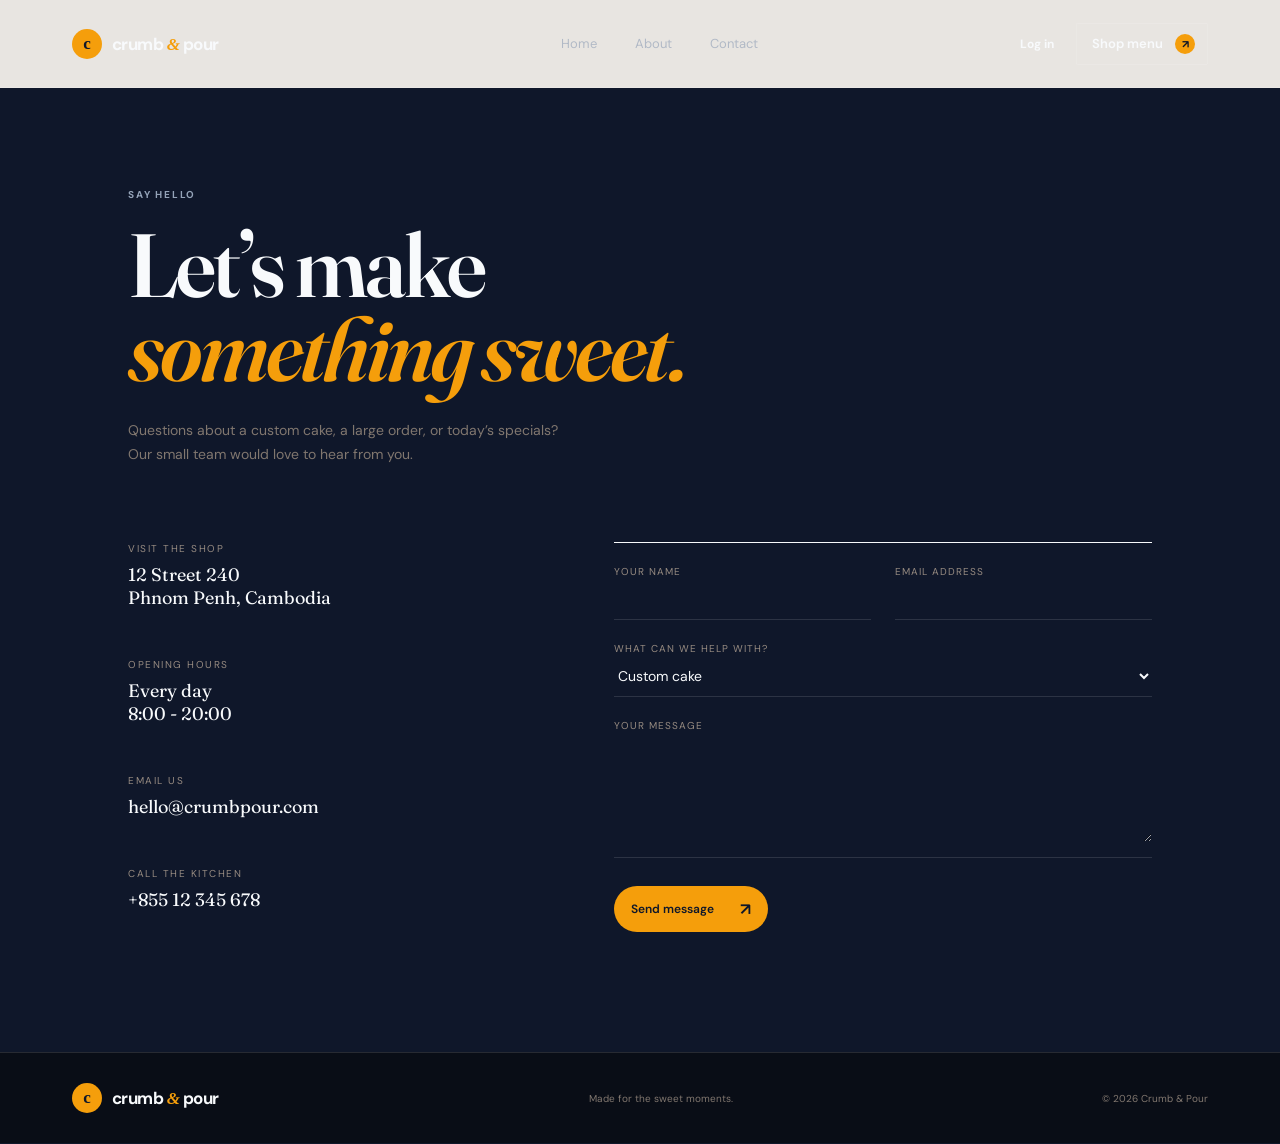
<file: contact.html>
<!DOCTYPE html>
<html lang="en">
<head>
	<meta charset="UTF-8">
	<meta name="viewport" content="width=device-width, initial-scale=1.0">
	<title>Contact | Crumb & Pour</title>
	<link rel="preconnect" href="https://fonts.googleapis.com">
	<link rel="preconnect" href="https://fonts.gstatic.com" crossorigin>
	<link href="https://fonts.googleapis.com/css2?family=DM+Sans:wght@400;500;600;700&family=Fraunces:opsz,wght@9..144,600;9..144,700&display=swap" rel="stylesheet">
	<link rel="stylesheet" href="style.css">
	<head>
    <meta charset="UTF-8">
    <meta name="viewport" content="width=device-width, initial-scale=1.0">
    
    <!-- 1. ចំណងជើងទំព័រ (Title) - គួរមានប្រវែងក្រោម 60 តួអក្សរ -->
    <title>ហាងកាហ្វេឈ្ងុយឆ្ងាញ់ | ឈ្មោះហាងកាហ្វេរបស់អ្នក</title>
    
    <!-- 2. ការពិពណ៌នាខ្លី (Meta Description) - ប្រវែងចន្លោះ 150-160 តួអក្សរ -->
    <meta name="description" content="រីករាយជាមួយកាហ្វេឈ្ងុយឆ្ងាញ់ បរិយាកាសស្រស់ស្រាយ និងនំខេកថ្មីៗជារៀងរាល់ថ្ងៃនៅហាងរបស់យើងខ្ញុំ។ ចូលមកទទួលយកបទពិសោធន៍ដ៏ល្អឯកសិន។">
    
    <!-- 3. ពាក្យគន្លឹះ (Keywords) -->
    <meta name="keywords" content="កាហ្វេ, ហាងកាហ្វេ, coffee shop, ភេសជ្ជៈ, នំខេក">
</head>

</head>
<body>
	<header class="site-header">
		<a class="logo" href="iindext.html" aria-label="Crumb and Pour home"><span class="logo-mark">C</span><span>crumb <i>&</i> pour</span></a>
		<nav class="main-nav" aria-label="Main navigation"><a href="iindext.html">Home</a><a href="about.html">About</a><a href="contact.html">Contact</a></nav>
		<div class="header-actions"><a class="login-link" href="login.html">Log in</a><a class="cart-button" href="iindext.html#menu">Shop menu <b>↗</b></a></div>
	</header>
	<main class="inner-page">
		<div class="page-intro"><p class="eyebrow">Say hello</p><h1>Let’s make<br><em>something sweet.</em></h1><p>Questions about a custom cake, a large order, or today’s specials? Our small team would love to hear from you.</p></div>
		<section class="contact-layout"><div class="contact-details"><div class="contact-detail"><span>Visit the shop</span><strong>12 Street 240<br>Phnom Penh, Cambodia</strong></div><div class="contact-detail"><span>Opening hours</span><strong>Every day<br>8:00 - 20:00</strong></div><div class="contact-detail"><span>Email us</span><a href="mailto:hello@crumbpour.com">hello@crumbpour.com</a></div><div class="contact-detail"><span>Call the kitchen</span><a href="tel:+85512345678">+855 12 345 678</a></div></div><form class="contact-form" action="mailto:hello@crumbpour.com" method="post" enctype="text/plain"><div class="form-row"><label class="field"><span>Your name</span><input type="text" name="name" required></label><label class="field"><span>Email address</span><input type="email" name="email" required></label></div><label class="field"><span>What can we help with?</span><select name="topic"><option>Custom cake</option><option>Large order</option><option>General question</option><option>Feedback</option></select></label><label class="field"><span>Your message</span><textarea name="message" required></textarea></label><button class="button button-dark" type="submit">Send message <span>↗</span></button></form></section>
	</main>
	<footer><a class="logo" href="iindext.html"><span class="logo-mark">C</span><span>crumb <i>&</i> pour</span></a><p>Made for the sweet moments.</p><span>© 2026 Crumb & Pour</span></footer>
</body>
</html>
</file>
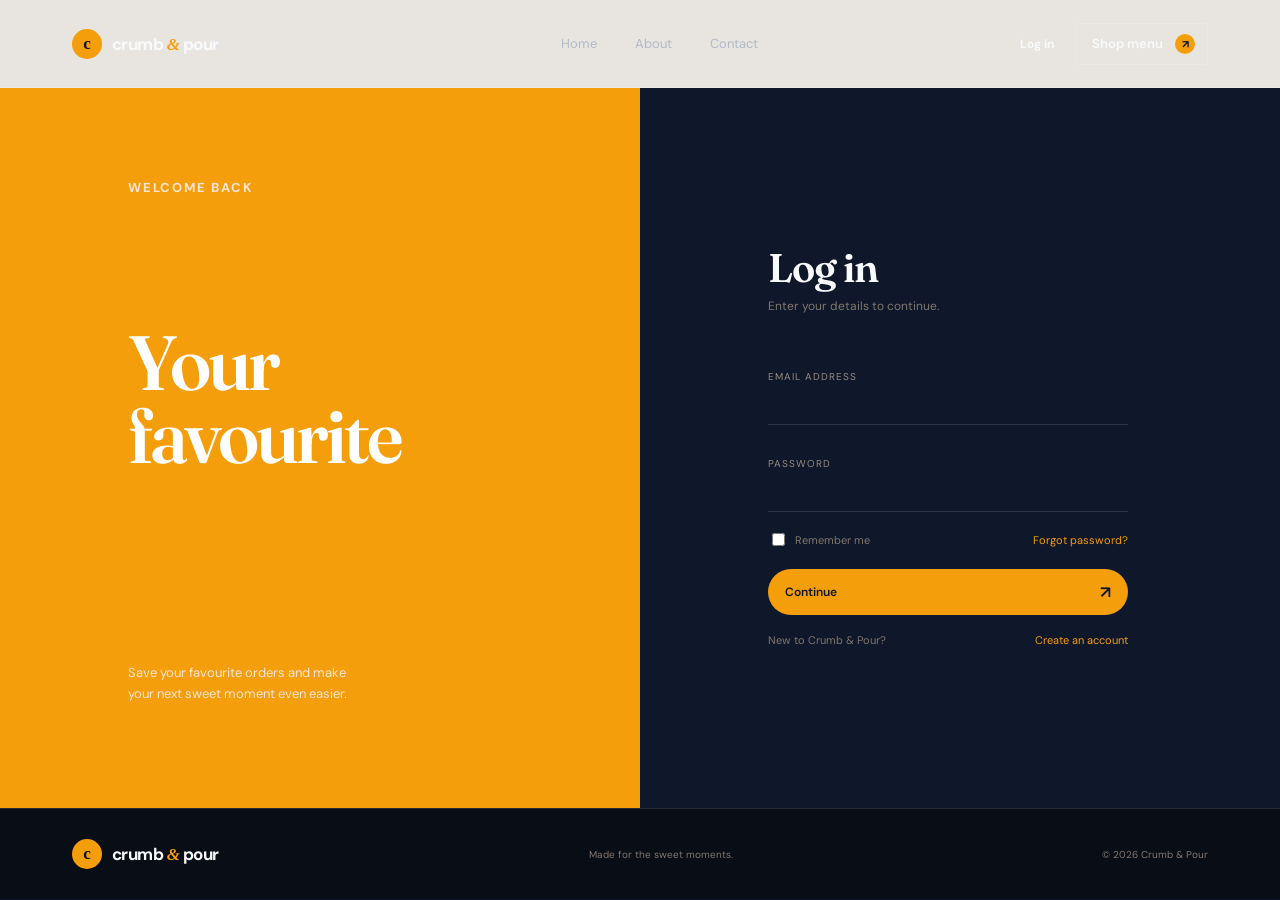
<file: login.html>
<!DOCTYPE html>
<html lang="en">
<head>
	<meta charset="UTF-8">
	<meta name="viewport" content="width=device-width, initial-scale=1.0">
	<title>Log in | Crumb & Pour</title>
	<link rel="preconnect" href="https://fonts.googleapis.com">
	<link rel="preconnect" href="https://fonts.gstatic.com" crossorigin>
	<link href="https://fonts.googleapis.com/css2?family=DM+Sans:wght@400;500;600;700&family=Fraunces:opsz,wght@9..144,600;9..144,700&display=swap" rel="stylesheet">
	<link rel="stylesheet" href="style.css">
</head>
<body>
	<header class="site-header">
		<a class="logo" href="iindext.html" aria-label="Crumb and Pour home"><span class="logo-mark">C</span><span>crumb <i>&</i> pour</span></a>
		<nav class="main-nav" aria-label="Main navigation"><a href="iindext.html">Home</a><a href="about.html">About</a><a href="contact.html">Contact</a></nav>
		<div class="header-actions"><a class="login-link" href="login.html">Log in</a><a class="cart-button" href="iindext.html#menu">Shop menu <b>↗</b></a></div>
	</header>
	<main class="login-page"><section class="login-visual"><p class="eyebrow">Welcome back</p><h1>Your favourite<br><em>things await.</em></h1><p>Save your favourite orders and make your next sweet moment even easier.</p></section><section class="login-form-wrap"><form class="login-form" action="#" method="post"><h2>Log in</h2><p>Enter your details to continue.</p><label class="field"><span>Email address</span><input type="email" name="email" autocomplete="email" required></label><label class="field"><span>Password</span><input type="password" name="password" autocomplete="current-password" required></label><div class="form-meta"><label><input type="checkbox" name="remember"> Remember me</label><a href="mailto:hello@crumbpour.com?subject=Reset%20password">Forgot password?</a></div><button class="button button-dark" type="submit">Continue <span>↗</span></button><div class="form-meta"><span>New to Crumb & Pour?</span><a href="contact.html">Create an account</a></div></form></section></main>
	<footer><a class="logo" href="iindext.html"><span class="logo-mark">C</span><span>crumb <i>&</i> pour</span></a><p>Made for the sweet moments.</p><span>© 2026 Crumb & Pour</span></footer>
</body>
</html>
</file>
<file: style.css>
:root { --ink:#25211f; --cream:#f7f3ed; --peach:#f4c2a1; --coral:#df704f; --sage:#b6c3a2; --line:#d8d1c8; }
* { box-sizing:border-box; }
html { scroll-behavior:smooth; }
body { margin:0; background:var(--cream); color:var(--ink); font-family:'DM Sans',sans-serif; }
a { color:inherit; text-decoration:none; }
.site-header { height:88px; padding:0 5.6vw; display:flex; align-items:center; justify-content:space-between; border-bottom:1px solid var(--line); }
.logo { display:flex; align-items:center; gap:10px; font-weight:700; font-size:17px; letter-spacing:-.5px; text-transform:lowercase; }.logo i { color:var(--coral); font-family:Georgia,serif; }.logo-mark { width:30px; height:30px; display:grid; place-items:center; border-radius:50%; background:var(--coral); color:white; font:700 17px Georgia,serif; }
.main-nav { display:flex; gap:38px; margin-left:80px; font-size:13px; }.main-nav a { opacity:.65; transition:opacity .2s; }.main-nav a:hover { opacity:1; }
.header-actions { display:flex; align-items:center; gap:22px; }.login-link { font-size:12px; font-weight:700; }.login-link:hover { color:var(--coral); }
.cart-button { border:1px solid var(--ink); background:transparent; padding:10px 12px 10px 15px; border-radius:2px; display:flex; gap:12px; align-items:center; font:600 13px 'DM Sans'; cursor:pointer; }.cart-button b { background:var(--coral); color:#fff; border-radius:50%; min-width:20px; height:20px; display:grid; place-items:center; font-size:11px; }
.hero { min-height:595px; padding:78px 10vw 62px; display:grid; grid-template-columns:1fr 1.05fr; gap:8vw; align-items:center; position:relative; overflow:hidden; }.hero-copy { z-index:1; }.eyebrow { text-transform:uppercase; letter-spacing:1.8px; font-size:10px; font-weight:700; margin:0 0 22px; color:#81776f; }.eyebrow span { display:inline-block; width:24px; height:1px; background:var(--coral); vertical-align:middle; margin:0 8px; }.hero h1,h2 { font:600 clamp(48px,6vw,88px)/.94 Fraunces,Georgia,serif; letter-spacing:-3px; margin:0; }.hero h1 em,h2 em { color:var(--coral); font-style:italic; }.hero-intro { max-width:300px; font-size:14px; line-height:1.6; margin:28px 0 32px; color:#655d57; }.button { display:inline-flex; gap:26px; align-items:center; padding:15px 17px; border:0; font:600 12px 'DM Sans'; cursor:pointer; }.button span { font-size:17px; line-height:10px; }.button-dark { color:#fff; background:var(--ink); }.hero-image { height:455px; position:relative; }.hero-image:before { content:''; position:absolute; background:var(--peach); width:140px; height:140px; border-radius:50%; top:-37px; left:-55px; }.hero-image img { width:100%; height:100%; object-fit:cover; position:relative; z-index:1; }.hero-note { position:absolute; right:6vw; bottom:45px; display:flex; align-items:center; gap:11px; font-size:10px; line-height:1.5; text-transform:uppercase; letter-spacing:1px; }.hero-note .line { width:48px; height:1px; background:var(--coral); }.hero-note span:first-child { color:var(--coral); font-weight:700; }
.feature-strip { display:grid; grid-template-columns:repeat(3,1fr) 1.3fr; margin:0 5.6vw; padding:26px 0; border-top:1px solid var(--line); border-bottom:1px solid var(--line); }.feature-strip > div { display:flex; gap:15px; align-items:center; border-right:1px solid var(--line); padding-left:24px; font-size:11px; line-height:1.5; }.feature-strip > div:first-child { padding-left:0; }.feature-strip strong { color:var(--coral); font-size:11px; }.strip-quote { border:0!important; color:#81776f; font:italic 20px/1.1 Fraunces,serif; justify-content:flex-end; padding-right:25px; }
.menu-section { padding:120px 5.6vw 105px; }.section-heading { display:flex; justify-content:space-between; align-items:end; margin-bottom:44px; }.section-heading h2 { font-size:57px; }.menu-count { color:#81776f; font-size:12px; }.menu-count b { color:var(--coral); font-size:24px; margin-right:6px; }.menu-tools { display:flex; justify-content:space-between; align-items:center; margin-bottom:28px; }.filters { display:flex; gap:24px; }.filter { border:0; padding:0 0 8px; background:transparent; font:600 13px 'DM Sans'; color:#958b82; cursor:pointer; border-bottom:1px solid transparent; }.filter.active { color:var(--ink); border-color:var(--coral); }.filter small { color:var(--coral); margin-left:4px; }.search { width:220px; border-bottom:1px solid var(--ink); display:flex; align-items:center; gap:8px; }.search span { font-size:25px; transform:rotate(-20deg); }.search input { border:0; outline:0; background:transparent; width:100%; padding:8px 0; font:12px 'DM Sans'; }.product-grid { display:grid; grid-template-columns:repeat(4,1fr); gap:39px 22px; }.product-photo { height:255px; position:relative; overflow:hidden; background:#e8dfd4; }.product-photo img { width:100%; height:100%; display:block; object-fit:cover; transition:transform .5s; }.product:hover img { transform:scale(1.04); }.product-type { position:absolute; top:12px; left:12px; background:var(--cream); padding:7px 9px; font-size:9px; text-transform:uppercase; letter-spacing:1px; }.add-button { width:35px; height:35px; background:var(--coral); color:#fff; border:0; position:absolute; bottom:0; right:0; font-size:23px; line-height:1; cursor:pointer; }.product-info { display:flex; justify-content:space-between; padding-top:13px; gap:8px; }.product-info h3 { margin:0 0 5px; font:600 17px Fraunces,serif; }.product-info p { margin:0; color:#8d8278; font-size:10px; line-height:1.4; max-width:165px; }.product-info strong { font-size:12px; white-space:nowrap; }.empty-state { display:none; text-align:center; padding:45px; color:#8d8278; }
.story { background:var(--sage); display:grid; grid-template-columns:1fr 1fr; align-items:center; }.story-image { height:500px; padding:65px 7vw 65px 10vw; }.story-image img { width:100%; height:100%; object-fit:cover; }.story-copy { padding:60px 10vw 60px 8vw; }.story-copy h2 { font-size:57px; margin-bottom:26px; }.story-copy > p:not(.eyebrow) { max-width:370px; color:#52604c; line-height:1.7; font-size:13px; }.text-link { display:inline-block; margin-top:20px; border-bottom:1px solid var(--ink); padding-bottom:6px; font-size:12px; font-weight:700; }.text-link span { color:var(--coral); margin-left:15px; font-size:16px; }.visit { text-align:center; padding:105px 20px 120px; }.visit h2 { font-size:62px; }.visit-details { display:flex; justify-content:center; gap:48px; margin-top:38px; font-size:11px; color:#81776f; }.visit-details a { color:var(--coral); }
.celebration { padding:105px 10vw; display:grid; grid-template-columns:1fr 1fr; gap:8vw; background:var(--peach); align-items:end; }.celebration h2 { font-size:62px; }.celebration-copy { max-width:380px; }.celebration-copy > p { font:24px/1.35 Fraunces,Georgia,serif; margin:0 0 30px; }.celebration-links { display:flex; align-items:center; gap:22px; flex-wrap:wrap; }.celebration-links > span { color:#8c5c4c; font-size:10px; line-height:1.5; text-transform:uppercase; letter-spacing:1px; }.birthday-link { color:#8c5c4c; border-bottom:1px solid #8c5c4c; padding-bottom:4px; font-size:11px; font-weight:700; }.birthday-link span { margin-left:8px; }.faq { padding:110px 10vw; display:grid; grid-template-columns:1fr 1.15fr; gap:10vw; border-bottom:1px solid var(--line); }.faq h2 { font-size:58px; }.faq-list { border-top:1px solid var(--ink); }.faq details { border-bottom:1px solid var(--line); padding:21px 0; }.faq summary { cursor:pointer; list-style:none; font:600 17px Fraunces,Georgia,serif; display:flex; justify-content:space-between; }.faq summary::-webkit-details-marker { display:none; }.faq summary:after { content:'+'; color:var(--coral); font:24px 'DM Sans'; }.faq details[open] summary:after { content:'−'; }.faq details p { color:#81776f; font-size:12px; line-height:1.6; max-width:450px; margin:16px 0 2px; }
footer { padding:30px 5.6vw; display:flex; align-items:center; justify-content:space-between; border-top:1px solid var(--line); color:#81776f; font-size:10px; }footer .logo { color:var(--ink); }footer p { margin:0; }
.overlay { position:fixed; inset:0; background:rgba(37,33,31,.35); opacity:0; pointer-events:none; transition:opacity .3s; z-index:4; }.overlay.show { opacity:1; pointer-events:auto; }.cart-drawer { position:fixed; right:0; top:0; height:100vh; width:min(410px,100%); background:var(--cream); z-index:5; transform:translateX(100%); transition:transform .35s ease; padding:32px; display:flex; flex-direction:column; }.cart-drawer.open { transform:translateX(0); }.cart-top { display:flex; justify-content:space-between; border-bottom:1px solid var(--line); padding-bottom:24px; }.cart-top .eyebrow { margin-bottom:9px; }.cart-top h2 { font-size:35px; letter-spacing:-1px; }.close-cart { border:0; background:transparent; font-size:30px; cursor:pointer; align-self:start; }.cart-items { flex:1; overflow:auto; padding-top:20px; }.cart-empty { color:#998d82; text-align:center; margin-top:100px; font:italic 23px/1.3 Fraunces,serif; }.cart-item { display:flex; gap:13px; padding:14px 0; border-bottom:1px solid var(--line); }.cart-item img { width:70px; height:70px; object-fit:cover; }.cart-item b,.cart-item span { display:block; font-size:12px; }.cart-item b { font-family:Fraunces,serif; font-size:15px; margin:4px 0; }.cart-item span { color:#8d8278; }.qty { display:flex!important; gap:10px; align-items:center; margin-top:7px; }.qty button { border:1px solid var(--line); background:transparent; width:20px; height:20px; cursor:pointer; }.cart-bottom { border-top:1px solid var(--line); padding-top:20px; }.cart-bottom > div { display:flex; justify-content:space-between; font-size:12px; margin-bottom:20px; }.cart-bottom strong { font-size:18px; }.checkout { width:100%; justify-content:space-between; }
.checkout-modal { position:fixed; inset:0; z-index:6; display:grid; place-items:center; padding:20px; background:rgba(37,33,31,.42); opacity:0; pointer-events:none; transition:opacity .25s ease; }.checkout-modal.open { opacity:1; pointer-events:auto; }.checkout-card { width:min(570px,100%); max-height:92vh; overflow:auto; background:var(--cream); padding:42px; position:relative; }.checkout-card > .close-cart { position:absolute; top:22px; right:25px; }.checkout-card h2 { font-size:46px; margin-bottom:30px; }.checkout-card .form-row { gap:20px; }.checkout-summary { display:flex; justify-content:space-between; align-items:center; border-top:1px solid var(--ink); margin-top:25px; padding-top:18px; font-size:12px; }.checkout-summary strong { font:22px Fraunces,Georgia,serif; }.checkout-card form > .button { width:100%; justify-content:space-between; margin-top:22px; }.order-success { text-align:center; padding:34px 10px 18px; }.order-success h2 { font-size:46px; margin:18px 0; }.order-success > p:not(.eyebrow) { color:#81776f; font-size:13px; line-height:1.7; max-width:310px; margin:0 auto 28px; }.order-success .button { justify-content:space-between; width:100%; }.success-mark { display:grid; place-items:center; margin:auto; width:48px; height:48px; border-radius:50%; background:var(--sage); font-size:24px; }
.qr-payment { display:flex; align-items:center; justify-content:center; gap:18px; margin:5px auto 25px; }.qr-payment img { width:118px; height:118px; padding:7px; background:#fff; }.qr-payment span { color:#81776f; font-size:10px; line-height:1.5; text-align:left; text-transform:uppercase; letter-spacing:1px; }
.cake-spotlight { padding:90px 5.6vw 100px; background:#1e293b; display:grid; grid-template-columns:.7fr 1.5fr; gap:7vw; align-items:center; }.spotlight-heading h2 { font-size:52px; }.spotlight-heading .text-link { color:#f8fafc; }.spotlight-grid { display:grid; grid-template-columns:repeat(3,1fr); gap:18px; }.spotlight-cake { background:#273549; border:1px solid rgba(255,255,255,.1); }.spotlight-cake img { display:block; width:100%; height:175px; object-fit:cover; }.spotlight-cake > div { padding:16px; position:relative; }.spotlight-cake h3 { margin:0 0 5px; font:600 17px Fraunces,Georgia,serif; }.spotlight-cake p { color:#94a3b8; font-size:10px; margin:0 0 14px; }.spotlight-cake strong { color:#f8fafc; font-size:12px; }.spotlight-add { position:absolute; right:14px; bottom:13px; width:30px; height:30px; border:0; border-radius:50%; background:var(--coral); color:#0f172a; font-size:21px; cursor:pointer; }.spotlight-add:hover { background:#d97706; transform:scale(1.08); }
.premium-badge { display:inline-block; padding:7px 13px; border:1px solid rgba(245,158,11,.65); color:var(--coral); border-radius:20px; font-size:10px; font-weight:700; letter-spacing:1.4px; text-transform:uppercase; margin:-8px 0 24px; }
.customer-info { padding:100px 10vw; display:grid; grid-template-columns:.8fr 1.2fr; gap:9vw; border-bottom:1px solid var(--line); }.info-heading h2 { font-size:52px; }.info-grid { display:grid; grid-template-columns:repeat(3,1fr); gap:25px; }.info-grid article { border-top:1px solid var(--coral); padding-top:20px; }.info-number { color:var(--coral); font-size:11px; font-weight:700; }.info-grid h3 { font:600 21px/1.1 Fraunces,Georgia,serif; margin:27px 0 12px; }.info-grid p { color:#94a3b8; font-size:12px; line-height:1.7; margin:0; }
@media (max-width:800px) { .customer-info { padding:75px 20px; display:block; }.info-heading { margin-bottom:45px; }.info-heading h2 { font-size:45px; }.info-grid { grid-template-columns:1fr; gap:0; }.info-grid article { padding:21px 0 24px; border-bottom:1px solid var(--line); }.info-grid h3 { margin:12px 0 8px; } }
.hero { background:linear-gradient(115deg, rgba(255,255,255,.24), transparent 55%); }
.menu-section { background:#fbf9f5; }
.section-heading { border-bottom:1px solid var(--line); padding-bottom:27px; }
.product { min-width:0; }.product-info h3 { transition:color .2s ease; }.product:hover .product-info h3 { color:var(--coral); }
.product-photo img { background:#e8dfd4; }
.checkout-card { border-top:4px solid var(--coral); box-shadow:0 20px 60px rgba(37,33,31,.18); }
.checkout-card .field select { cursor:pointer; }
.checkout-card .button-dark { letter-spacing:.2px; }
.checkout-modal.open .checkout-card { animation:modal-in .3s ease both; }
@keyframes modal-in { from { opacity:0; transform:translateY(12px) scale(.98); } to { opacity:1; transform:translateY(0) scale(1); } }
@media (prefers-reduced-motion:reduce) { .checkout-modal.open .checkout-card { animation:none; } }

@media (max-width:800px) { .cake-spotlight { padding:70px 20px 75px; display:block; }.spotlight-heading { margin-bottom:38px; }.spotlight-heading h2 { font-size:45px; }.spotlight-grid { grid-template-columns:1fr; gap:16px; }.spotlight-cake { display:grid; grid-template-columns:120px 1fr; }.spotlight-cake img { height:100%; min-height:135px; }.spotlight-cake > div { padding:17px; } }

/* Crave & Co. cafe direction */
:root { --ink:#f8fafc; --cream:#0f172a; --peach:#f59e0b; --coral:#f59e0b; --sage:#1e293b; --line:rgba(255,255,255,.12); }
body { background:#0f172a; color:#f8fafc; }
.site-header { background:rgba(15,23,42,.92); border-color:var(--line); }
.logo-mark { background:var(--coral); color:#0f172a; }.logo i,.hero h1 em,h2 em,.product:hover .product-info h3 { color:var(--coral); }
.main-nav a,.eyebrow,.menu-count,.product-info p,.hero-intro,.story-copy > p:not(.eyebrow),.visit-details,.faq details p,.page-intro > p:last-child { color:#94a3b8; }
.main-nav a::after,.hero-note .line { background:var(--coral); }
.cart-button { border-color:var(--line); color:#f8fafc; }.cart-button b { background:var(--coral); color:#0f172a; }
.hero { background:radial-gradient(circle at center,rgba(245,158,11,.15) 0%,transparent 70%); }.hero-image:before { background:var(--coral); }.hero-image img,.story-image img { border-radius:16px; }
.button-dark { background:var(--coral); color:#0f172a; border-radius:30px; }.button-dark:hover { background:#d97706; color:#0f172a; }.feature-strip,.menu-section,.story,.celebration,.faq,.visit { border-color:var(--line); }.menu-section { background:transparent; }
.product-photo { border-radius:16px 16px 0 0; }.product-type { border-radius:20px; background:#1e293b; color:var(--coral); }.add-button { border-radius:50%; background:var(--coral); color:#0f172a; }.product-info strong { color:#f8fafc; }
.story { background:rgba(255,255,255,.02); }.celebration { background:#1e293b; }.faq-list,.contact-form { border-color:var(--line); }.faq details,.field { border-color:var(--line); }.visit { background:rgba(255,255,255,.02); }
footer { background:#090d16; border-color:var(--line); }.cart-drawer,.checkout-card { background:#1e293b; border-color:var(--line); }.cart-top,.cart-item,.cart-bottom { border-color:var(--line); }.cart-empty,.cart-item span { color:#94a3b8; }.overlay { background:rgba(0,0,0,.65); }.checkout-card { border-top-color:var(--coral); }.success-mark { background:var(--coral); color:#0f172a; }
@media (max-width:800px) { .site-header { height:72px; padding:0 20px; }.main-nav { display:none; }.hero { padding:55px 20px 70px; display:block; }.hero h1 { font-size:62px; }.hero-image { margin-top:45px; height:330px; }.hero-note { right:20px; bottom:24px; }.feature-strip { margin:0 20px; grid-template-columns:1fr 1fr; gap:0; }.feature-strip > div { padding:14px 10px!important; border-bottom:1px solid var(--line); }.strip-quote { display:none!important; }.menu-section { padding:75px 20px; }.section-heading h2,.story-copy h2 { font-size:45px; }.menu-count { display:none; }.menu-tools { display:block; }.filters { gap:16px; margin-bottom:24px; overflow:auto; }.search { width:100%; }.product-grid { grid-template-columns:repeat(2,1fr); gap:28px 12px; }.product-photo { height:190px; }.product-info { display:block; }.product-info h3 { font-size:15px; }.product-info strong { display:block; margin-top:7px; }.story { display:block; }.story-image { height:320px; padding:30px 20px 0; }.story-copy { padding:48px 20px 60px; }.celebration { padding:72px 20px; display:block; }.celebration h2 { font-size:48px; margin-bottom:35px; }.celebration-copy > p { font-size:21px; }.celebration-links { align-items:flex-start; flex-direction:column; gap:17px; }.faq { padding:75px 20px; display:block; }.faq h2 { font-size:46px; margin-bottom:42px; }.visit { padding:75px 20px; }.visit h2 { font-size:46px; }.visit-details { display:grid; gap:13px; }.visit-details a { margin-top:8px; }footer { padding:25px 20px; display:grid; gap:14px; }footer span:last-child { display:none; } }

/* Final polish */
::selection { background:var(--coral); color:#fff; }
body { overflow-x:hidden; }
.site-header { position:sticky; top:0; z-index:3; background:rgba(247,243,237,.94); -webkit-backdrop-filter:blur(12px); backdrop-filter:blur(12px); }
.main-nav a { position:relative; padding:8px 0; }
.main-nav a::after { content:''; position:absolute; left:0; right:100%; bottom:0; height:1px; background:var(--coral); transition:right .25s ease; }
.main-nav a:hover::after { right:0; }
.button, .cart-button, .filter, .add-button, .close-cart { transition:background .2s ease, color .2s ease, transform .2s ease, border-color .2s ease; }
.button-dark:hover { background:var(--coral); transform:translateY(-2px); }
.cart-button:hover { background:var(--ink); color:#fff; }
.cart-button:hover b { background:var(--peach); color:var(--ink); }
.add-button:hover { background:var(--ink); transform:scale(1.08); transform-origin:bottom right; }
.filter:focus-visible, .button:focus-visible, .cart-button:focus-visible, .add-button:focus-visible, .close-cart:focus-visible, .search input:focus-visible { outline:2px solid var(--coral); outline-offset:4px; }
.hero-copy { animation:rise-in .8s ease both; }
.hero-image { animation:rise-in .8s .12s ease both; }
.product { animation:rise-in .55s ease both; }
.product:nth-child(2n) { animation-delay:.05s; }
.product:nth-child(3n) { animation-delay:.1s; }
.product:nth-child(4n) { animation-delay:.15s; }
.product-photo img { filter:saturate(.92); }
.product-photo { box-shadow:0 8px 22px rgba(75,55,41,.06); }
.story-image img { box-shadow:12px 12px 0 rgba(255,255,255,.28); }
.cart-drawer { box-shadow:-12px 0 35px rgba(37,33,31,.12); }
.cart-drawer.open { animation:drawer-in .35s ease both; }
@keyframes rise-in { from { opacity:0; transform:translateY(16px); } to { opacity:1; transform:translateY(0); } }
@keyframes drawer-in { from { opacity:.8; } to { opacity:1; } }
@media (max-width:800px) { .site-header { -webkit-backdrop-filter:blur(9px); backdrop-filter:blur(9px); }.hero-image:before { width:90px; height:90px; left:-20px; }.story-image img { box-shadow:8px 8px 0 rgba(255,255,255,.28); }.cart-drawer { padding:24px 20px; } }
@media (prefers-reduced-motion:reduce) { html { scroll-behavior:auto; }.hero-copy, .hero-image, .product, .cart-drawer.open { animation:none; }.button, .cart-button, .filter, .add-button, .close-cart, .product-photo img { transition:none; } }

.cute-sticker { position:absolute; z-index:2; right:-28px; top:35px; width:105px; height:105px; border-radius:50%; display:grid; place-content:center; transform:rotate(10deg); background:var(--coral); color:#fff; text-align:center; font:600 15px/1.05 Fraunces,Georgia,serif; box-shadow:0 5px 0 rgba(37,33,31,.12); }.cute-sticker b { display:block; color:var(--peach); font-size:19px; margin-top:4px; }
@media (max-width:800px) { .cute-sticker { right:-10px; top:20px; width:86px; height:86px; font-size:13px; } }

.inner-page { min-height:calc(100vh - 180px); padding:100px 10vw 120px; }
.page-intro { max-width:760px; margin-bottom:75px; }.page-intro h1 { font:600 clamp(52px,7vw,92px)/.94 Fraunces,Georgia,serif; letter-spacing:-3px; margin:0; }.page-intro h1 em { color:var(--coral); font-style:italic; }.page-intro > p:last-child { max-width:430px; color:#81776f; line-height:1.7; font-size:14px; margin-top:28px; }
.about-grid { display:grid; grid-template-columns:1fr 1fr; gap:8vw; align-items:center; }.about-grid img { width:100%; height:500px; object-fit:cover; }.about-copy h2,.contact-copy h2 { font:600 46px/.98 Fraunces,Georgia,serif; letter-spacing:-2px; margin:0 0 22px; }.about-copy h2 em,.contact-copy h2 em { color:var(--coral); font-style:italic; }.about-copy p { color:#81776f; font-size:13px; line-height:1.8; max-width:400px; }.values { display:grid; grid-template-columns:repeat(3,1fr); gap:25px; margin-top:100px; border-top:1px solid var(--line); }.value { padding:28px 20px 0 0; border-right:1px solid var(--line); }.value:last-child { border:0; }.value b { color:var(--coral); font-size:11px; }.value h3 { font:600 22px Fraunces,Georgia,serif; margin:20px 0 10px; }.value p { color:#81776f; font-size:12px; line-height:1.6; max-width:220px; }
.contact-layout { display:grid; grid-template-columns:.8fr 1.2fr; gap:10vw; }.contact-details { display:grid; gap:28px; }.contact-detail span { display:block; color:#978b81; font-size:10px; letter-spacing:1.5px; text-transform:uppercase; margin-bottom:8px; }.contact-detail strong,.contact-detail a { font:18px Fraunces,Georgia,serif; }.contact-detail a:hover { color:var(--coral); }.contact-form { border-top:1px solid var(--ink); }.form-row { display:grid; grid-template-columns:1fr 1fr; gap:24px; }.field { display:block; padding:22px 0 10px; border-bottom:1px solid var(--line); }.field span { display:block; color:#978b81; font-size:10px; letter-spacing:1px; text-transform:uppercase; margin-bottom:10px; }.field input,.field textarea,.field select { width:100%; border:0; outline:0; color:var(--ink); background:transparent; font:14px 'DM Sans'; resize:vertical; }.field textarea { min-height:100px; }.contact-form .button { margin-top:28px; }
.login-page { display:grid; grid-template-columns:1fr 1fr; min-height:calc(100vh - 180px); }.login-visual { background:var(--coral); padding:90px 10vw; display:flex; flex-direction:column; justify-content:space-between; }.login-visual h1 { color:#fff; font:600 clamp(52px,6vw,80px)/.94 Fraunces,Georgia,serif; letter-spacing:-3px; margin:0; }.login-visual h1 em { color:var(--peach); }.login-visual p { color:#ffe4d5; font-size:13px; max-width:230px; line-height:1.6; }.login-form-wrap { padding:90px 10vw; display:flex; align-items:center; }.login-form { width:100%; max-width:360px; }.login-form h2 { font-size:40px; letter-spacing:-1px; margin-bottom:10px; }.login-form > p { color:#81776f; font-size:12px; margin-bottom:34px; }.login-form .field { margin-bottom:10px; }.login-form .button { width:100%; justify-content:space-between; margin-top:20px; }.form-meta { display:flex; justify-content:space-between; align-items:center; margin-top:18px; color:#81776f; font-size:11px; }.form-meta a { color:var(--coral); }.form-meta label { display:flex; gap:7px; align-items:center; }.form-meta input { accent-color:var(--coral); }
@media (max-width:800px) { .header-actions { gap:12px; }.login-link { display:none; }.inner-page { padding:70px 20px 85px; }.page-intro { margin-bottom:50px; }.page-intro h1 { font-size:58px; }.about-grid,.contact-layout,.login-page { display:block; }.about-grid img { height:320px; margin-bottom:45px; }.values { grid-template-columns:1fr; margin-top:65px; gap:0; }.value { border-right:0; border-bottom:1px solid var(--line); padding:22px 0; }.value h3 { margin:10px 0 7px; }.form-row { grid-template-columns:1fr; gap:0; }.contact-details { margin-bottom:60px; }.login-visual { min-height:360px; padding:55px 20px; }.login-form-wrap { padding:65px 20px 85px; } }
</file>
